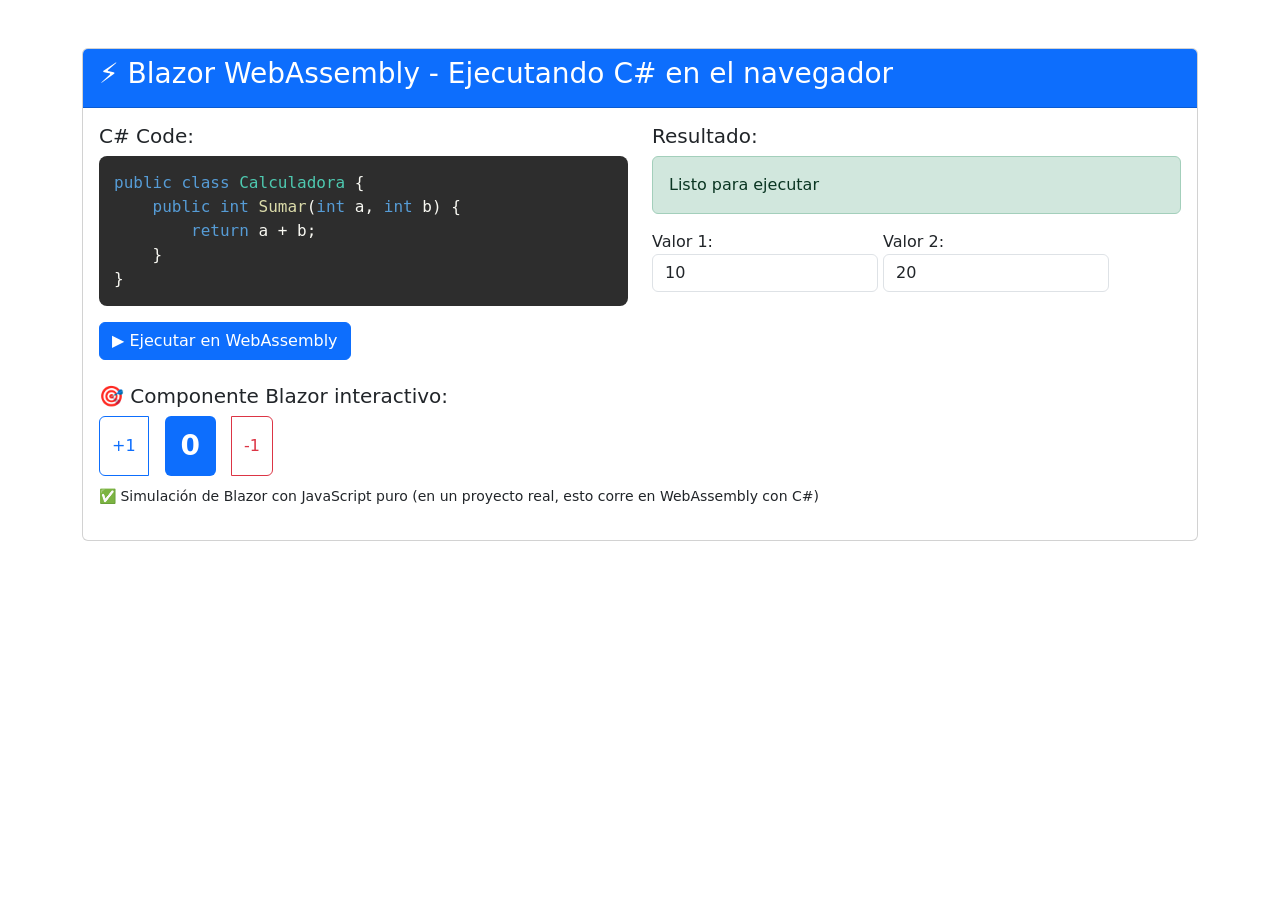
<file: demo4-blazor.html>
<!DOCTYPE html>
<html>
<head>
    <title>⚡ Blazor WebAssembly Demo</title>
    <link href="https://cdn.jsdelivr.net/npm/bootstrap@5.3.0/dist/css/bootstrap.min.css" rel="stylesheet">
    <style>
        .code-editor { background: #2d2d2d; color: #f8f8f2; padding: 15px; border-radius: 8px; font-family: monospace; }
    </style>
</head>
<body>
    <div class="container mt-5">
        <div class="card">
            <div class="card-header bg-primary text-white">
                <h3>⚡ Blazor WebAssembly - Ejecutando C# en el navegador</h3>
            </div>
            <div class="card-body">
                <div class="row">
                    <div class="col-md-6">
                        <h5>C# Code:</h5>
                        <div class="code-editor">
                            <span style="color: #569CD6;">public class</span> <span style="color: #4EC9B0;">Calculadora</span> {<br>
                            &nbsp;&nbsp;&nbsp;&nbsp;<span style="color: #569CD6;">public int</span> <span style="color: #DCDCAA;">Sumar</span>(<span style="color: #569CD6;">int</span> a, <span style="color: #569CD6;">int</span> b) {<br>
                            &nbsp;&nbsp;&nbsp;&nbsp;&nbsp;&nbsp;&nbsp;&nbsp;<span style="color: #569CD6;">return</span> a + b;<br>
                            &nbsp;&nbsp;&nbsp;&nbsp;}<br>
                            }
                        </div>
                        <button class="btn btn-primary mt-3" onclick="ejecutarCSharp()">
                            ▶️ Ejecutar en WebAssembly
                        </button>
                    </div>
                    <div class="col-md-6">
                        <h5>Resultado:</h5>
                        <div id="resultadoBlazor" class="alert alert-success">
                            Listo para ejecutar
                        </div>
                        <div class="mt-3">
                            <label>Valor 1: <input type="number" id="num1" class="form-control" value="10"></label>
                            <label>Valor 2: <input type="number" id="num2" class="form-control" value="20"></label>
                        </div>
                    </div>
                </div>
                <div class="mt-4">
                    <h5>🎯 Componente Blazor interactivo:</h5>
                    <div class="btn-group">
                        <button class="btn btn-outline-primary" onclick="cambiarContador('increment')">+1</button>
                        <span id="contadorBlazor" class="badge bg-primary fs-3 mx-3 p-3">0</span>
                        <button class="btn btn-outline-danger" onclick="cambiarContador('decrement')">-1</button>
                    </div>
                    <p class="mt-2"><small>✅ Simulación de Blazor con JavaScript puro (en un proyecto real, esto corre en WebAssembly con C#)</small></p>
                </div>
            </div>
        </div>
    </div>

    <script>
        let contador = 0;

        function ejecutarCSharp() {
            const num1 = parseInt(document.getElementById('num1').value);
            const num2 = parseInt(document.getElementById('num2').value);
            const suma = num1 + num2;
            document.getElementById('resultadoBlazor').innerHTML = `
                <strong>✅ Resultado (C# compiled to WebAssembly):</strong><br>
                Calculadora.Sumar(${num1}, ${num2}) = ${suma}<br>
                <small class="text-muted">Mono-WASM Runtime ejecutado correctamente</small>
            `;
        }

        function cambiarContador(accion) {
            if (accion === 'increment') contador++;
            else contador--;
            document.getElementById('contadorBlazor').innerText = contador;
            // Simula renderizado de componente Blazor
            console.log(`[Blazor] Componente re-renderizado, contador: ${contador}`);
        }
    </script>
</body>
</html>
</file>
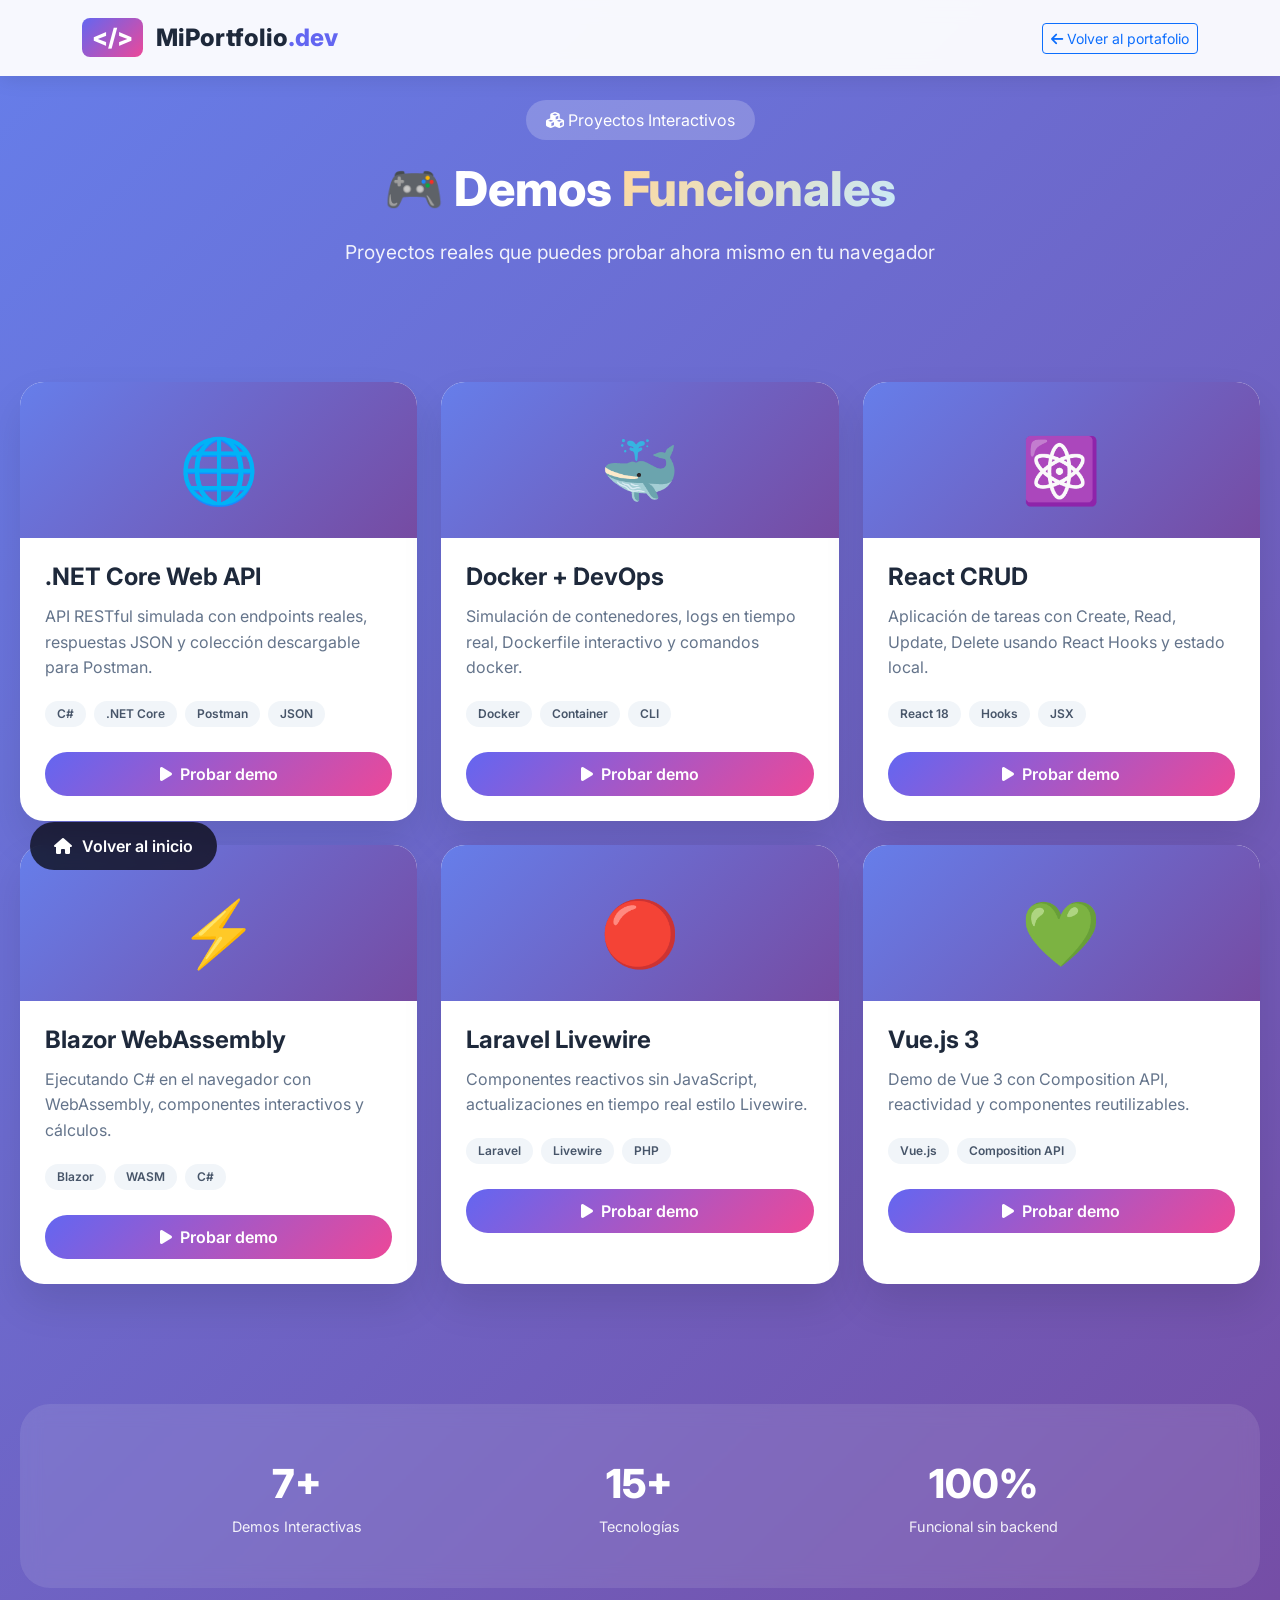
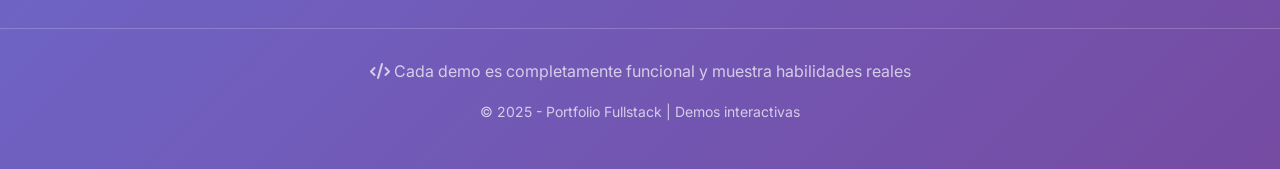
<file: index-demos.html>
<!DOCTYPE html>
<html lang="es">
<head>
    <meta charset="UTF-8">
    <meta name="viewport" content="width=device-width, initial-scale=1.0">
    <title>🎮 Demos Interactivas | Mi Portfolio Fullstack</title>
    <link href="https://cdn.jsdelivr.net/npm/bootstrap@5.3.0/dist/css/bootstrap.min.css" rel="stylesheet">
    <link rel="stylesheet" href="https://cdnjs.cloudflare.com/ajax/libs/font-awesome/6.4.0/css/all.min.css">
    <link href="https://fonts.googleapis.com/css2?family=Inter:wght@300;400;500;600;700;800&display=swap" rel="stylesheet">
    <style>
        * {
            margin: 0;
            padding: 0;
            box-sizing: border-box;
        }

        body {
            font-family: 'Inter', sans-serif;
            background: linear-gradient(135deg, #667eea 0%, #764ba2 100%);
            min-height: 100vh;
        }

        /* Navbar */
        .navbar {
            background: rgba(255, 255, 255, 0.95);
            backdrop-filter: blur(10px);
            box-shadow: 0 2px 20px rgba(0,0,0,0.1);
            padding: 15px 0;
        }

        .navbar-brand {
            font-weight: 800;
            font-size: 1.5rem;
            color: #1e293b;
        }

        .brand-icon {
            background: linear-gradient(135deg, #6366f1, #ec4899);
            padding: 5px 10px;
            border-radius: 8px;
            color: white;
            margin-right: 8px;
        }

        /* Header */
        .demos-header {
            text-align: center;
            padding: 100px 20px 60px;
            color: white;
        }

        .demos-header h1 {
            font-size: 3rem;
            font-weight: 800;
            margin-bottom: 20px;
        }

        .demos-header p {
            font-size: 1.2rem;
            opacity: 0.9;
        }

        /* Grid de demos */
        .demos-container {
            max-width: 1400px;
            margin: 0 auto;
            padding: 40px 20px 80px;
        }

        .demo-card {
            background: white;
            border-radius: 24px;
            overflow: hidden;
            transition: all 0.4s cubic-bezier(0.175, 0.885, 0.32, 1.275);
            box-shadow: 0 20px 40px rgba(0,0,0,0.1);
            cursor: pointer;
            height: 100%;
            display: flex;
            flex-direction: column;
        }

        .demo-card:hover {
            transform: translateY(-15px);
            box-shadow: 0 30px 60px rgba(0,0,0,0.2);
        }

        .demo-card-header {
            padding: 40px 30px 20px;
            text-align: center;
            position: relative;
            overflow: hidden;
        }

        .demo-icon {
            font-size: 4rem;
            display: inline-block;
            animation: float 3s ease-in-out infinite;
        }

        @keyframes float {
            0%, 100% { transform: translateY(0px); }
            50% { transform: translateY(-10px); }
        }

        .demo-card:nth-child(1) .demo-card-header { background: linear-gradient(135deg, #667eea 0%, #764ba2 100%); }
        .demo-card:nth-child(2) .demo-card-header { background: linear-gradient(135deg, #f093fb 0%, #f5576c 100%); }
        .demo-card:nth-child(3) .demo-card-header { background: linear-gradient(135deg, #4facfe 0%, #00f2fe 100%); }
        .demo-card:nth-child(4) .demo-card-header { background: linear-gradient(135deg, #43e97b 0%, #38f9d7 100%); }
        .demo-card:nth-child(5) .demo-card-header { background: linear-gradient(135deg, #fa709a 0%, #fee140 100%); }

        .demo-card-body {
            padding: 25px;
            flex: 1;
        }

        .demo-card h3 {
            font-size: 1.5rem;
            font-weight: 700;
            margin-bottom: 12px;
            color: #1e293b;
        }

        .demo-description {
            color: #64748b;
            line-height: 1.6;
            margin-bottom: 20px;
        }

        .tech-stack {
            display: flex;
            flex-wrap: wrap;
            gap: 8px;
            margin-bottom: 25px;
        }

        .tech-tag {
            background: #f1f5f9;
            padding: 4px 12px;
            border-radius: 20px;
            font-size: 0.75rem;
            font-weight: 600;
            color: #475569;
        }

        .demo-btn {
            display: inline-flex;
            align-items: center;
            gap: 8px;
            background: linear-gradient(135deg, #6366f1, #ec4899);
            color: white;
            padding: 10px 24px;
            border-radius: 50px;
            text-decoration: none;
            font-weight: 600;
            transition: all 0.3s;
            border: none;
            cursor: pointer;
            width: 100%;
            justify-content: center;
        }

        .demo-btn:hover {
            transform: scale(1.05);
            box-shadow: 0 5px 20px rgba(99,102,241,0.4);
            color: white;
        }

        /* Stats section */
        .stats-section {
            background: rgba(255,255,255,0.1);
            backdrop-filter: blur(10px);
            padding: 50px 20px;
            margin: 40px 20px;
            border-radius: 30px;
            text-align: center;
        }

        .stats-grid {
            display: grid;
            grid-template-columns: repeat(auto-fit, minmax(200px, 1fr));
            gap: 30px;
            max-width: 1000px;
            margin: 0 auto;
        }

        .stat-item {
            color: white;
        }

        .stat-number {
            font-size: 2.5rem;
            font-weight: 800;
            display: block;
        }

        .stat-label {
            font-size: 0.9rem;
            opacity: 0.9;
        }

        /* Botón volver */
        .back-btn {
            position: fixed;
            bottom: 30px;
            left: 30px;
            background: rgba(0,0,0,0.7);
            backdrop-filter: blur(10px);
            color: white;
            padding: 12px 24px;
            border-radius: 50px;
            text-decoration: none;
            font-weight: 600;
            display: flex;
            align-items: center;
            gap: 10px;
            transition: all 0.3s;
            z-index: 1000;
        }

        .back-btn:hover {
            background: black;
            transform: translateX(-5px);
            color: white;
        }

        /* Footer */
        .footer {
            text-align: center;
            padding: 30px;
            color: rgba(255,255,255,0.7);
            border-top: 1px solid rgba(255,255,255,0.2);
        }

        @media (max-width: 768px) {
            .demos-header h1 { font-size: 2rem; }
            .demo-card { margin-bottom: 20px; }
        }
    </style>
</head>
<body>

<!-- Navbar -->
<nav class="navbar navbar-expand-lg fixed-top">
    <div class="container">
        <a class="navbar-brand" href="index.html">
            <span class="brand-icon">&lt;/&gt;</span> 
            MiPortfolio<span style="color: #6366f1;">.dev</span>
        </a>
        <div class="ms-auto">
            <a href="index.html" class="btn btn-outline-primary btn-sm">
                <i class="fas fa-arrow-left"></i> Volver al portafolio
            </a>
        </div>
    </div>
</nav>

<!-- Header -->
<div class="demos-header">
    <div class="container">
        <div class="hero-badge" style="display: inline-block; background: rgba(255,255,255,0.2); padding: 8px 20px; border-radius: 50px; margin-bottom: 20px;">
            <i class="fas fa-cubes"></i> Proyectos Interactivos
        </div>
        <h1>🎮 Demos <span style="background: linear-gradient(135deg, #ffd89b, #c7e9fb); -webkit-background-clip: text; -webkit-text-fill-color: transparent;">Funcionales</span></h1>
        <p>Proyectos reales que puedes probar ahora mismo en tu navegador</p>
    </div>
</div>

<!-- Grid de demos -->
<div class="demos-container">
    <div class="row g-4">
        <!-- Demo 1: .NET API -->
        <div class="col-lg-4 col-md-6">
            <div class="demo-card" onclick="window.open('demo1-api.html', '_blank')">
                <div class="demo-card-header">
                    <div class="demo-icon">🌐</div>
                </div>
                <div class="demo-card-body">
                    <h3>.NET Core Web API</h3>
                    <p class="demo-description">API RESTful simulada con endpoints reales, respuestas JSON y colección descargable para Postman.</p>
                    <div class="tech-stack">
                        <span class="tech-tag">C#</span>
                        <span class="tech-tag">.NET Core</span>
                        <span class="tech-tag">Postman</span>
                        <span class="tech-tag">JSON</span>
                    </div>
                    <button class="demo-btn">
                        <i class="fas fa-play"></i> Probar demo
                    </button>
                </div>
            </div>
        </div>

        <!-- Demo 2: Docker -->
        <div class="col-lg-4 col-md-6">
            <div class="demo-card" onclick="window.open('demo2-docker.html', '_blank')">
                <div class="demo-card-header">
                    <div class="demo-icon">🐳</div>
                </div>
                <div class="demo-card-body">
                    <h3>Docker + DevOps</h3>
                    <p class="demo-description">Simulación de contenedores, logs en tiempo real, Dockerfile interactivo y comandos docker.</p>
                    <div class="tech-stack">
                        <span class="tech-tag">Docker</span>
                        <span class="tech-tag">Container</span>
                        <span class="tech-tag">CLI</span>
                    </div>
                    <button class="demo-btn">
                        <i class="fas fa-play"></i> Probar demo
                    </button>
                </div>
            </div>
        </div>

        <!-- Demo 3: React -->
        <div class="col-lg-4 col-md-6">
            <div class="demo-card" onclick="window.open('demo3-react-crud.html', '_blank')">
                <div class="demo-card-header">
                    <div class="demo-icon">⚛️</div>
                </div>
                <div class="demo-card-body">
                    <h3>React CRUD</h3>
                    <p class="demo-description">Aplicación de tareas con Create, Read, Update, Delete usando React Hooks y estado local.</p>
                    <div class="tech-stack">
                        <span class="tech-tag">React 18</span>
                        <span class="tech-tag">Hooks</span>
                        <span class="tech-tag">JSX</span>
                    </div>
                    <button class="demo-btn">
                        <i class="fas fa-play"></i> Probar demo
                    </button>
                </div>
            </div>
        </div>

        <!-- Demo 4: Blazor -->
        <div class="col-lg-4 col-md-6">
            <div class="demo-card" onclick="window.open('demo4-blazor.html', '_blank')">
                <div class="demo-card-header">
                    <div class="demo-icon">⚡</div>
                </div>
                <div class="demo-card-body">
                    <h3>Blazor WebAssembly</h3>
                    <p class="demo-description">Ejecutando C# en el navegador con WebAssembly, componentes interactivos y cálculos.</p>
                    <div class="tech-stack">
                        <span class="tech-tag">Blazor</span>
                        <span class="tech-tag">WASM</span>
                        <span class="tech-tag">C#</span>
                    </div>
                    <button class="demo-btn">
                        <i class="fas fa-play"></i> Probar demo
                    </button>
                </div>
            </div>
        </div>

        <!-- Demo 5: Livewire -->
        <div class="col-lg-4 col-md-6">
            <div class="demo-card" onclick="window.open('demo5-livewire.html', '_blank')">
                <div class="demo-card-header">
                    <div class="demo-icon">🔴</div>
                </div>
                <div class="demo-card-body">
                    <h3>Laravel Livewire</h3>
                    <p class="demo-description">Componentes reactivos sin JavaScript, actualizaciones en tiempo real estilo Livewire.</p>
                    <div class="tech-stack">
                        <span class="tech-tag">Laravel</span>
                        <span class="tech-tag">Livewire</span>
                        <span class="tech-tag">PHP</span>
                    </div>
                    <button class="demo-btn">
                        <i class="fas fa-play"></i> Probar demo
                    </button>
                </div>
            </div>
        </div>

        <!-- Demo 6: Vue.js (extra) -->
        <div class="col-lg-4 col-md-6">
            <div class="demo-card" onclick="window.open('demo6-vue.html', '_blank')">
                <div class="demo-card-header">
                    <div class="demo-icon">💚</div>
                </div>
                <div class="demo-card-body">
                    <h3>Vue.js 3</h3>
                    <p class="demo-description">Demo de Vue 3 con Composition API, reactividad y componentes reutilizables.</p>
                    <div class="tech-stack">
                        <span class="tech-tag">Vue.js</span>
                        <span class="tech-tag">Composition API</span>
                    </div>
                    <button class="demo-btn">
                        <i class="fas fa-play"></i> Probar demo
                    </button>
                </div>
            </div>
        </div>
    </div>
</div>

<!-- Stats Section -->
<div class="stats-section">
    <div class="stats-grid">
        <div class="stat-item">
            <span class="stat-number">7+</span>
            <span class="stat-label">Demos Interactivas</span>
        </div>
        <div class="stat-item">
            <span class="stat-number">15+</span>
            <span class="stat-label">Tecnologías</span>
        </div>
        <div class="stat-item">
            <span class="stat-number">100%</span>
            <span class="stat-label">Funcional sin backend</span>
        </div>
    </div>
</div>

<!-- Footer -->
<footer class="footer">
    <div class="container">
        <p><i class="fas fa-code"></i> Cada demo es completamente funcional y muestra habilidades reales</p>
        <p><small>© 2025 - Portfolio Fullstack | Demos interactivas</small></p>
    </div>
</footer>

<!-- Botón volver flotante -->
<a href="index.html" class="back-btn">
    <i class="fas fa-home"></i>
    <span>Volver al inicio</span>
</a>

<script src="https://cdn.jsdelivr.net/npm/bootstrap@5.3.0/dist/js/bootstrap.bundle.min.js"></script>
</body>
</html>
</file>
